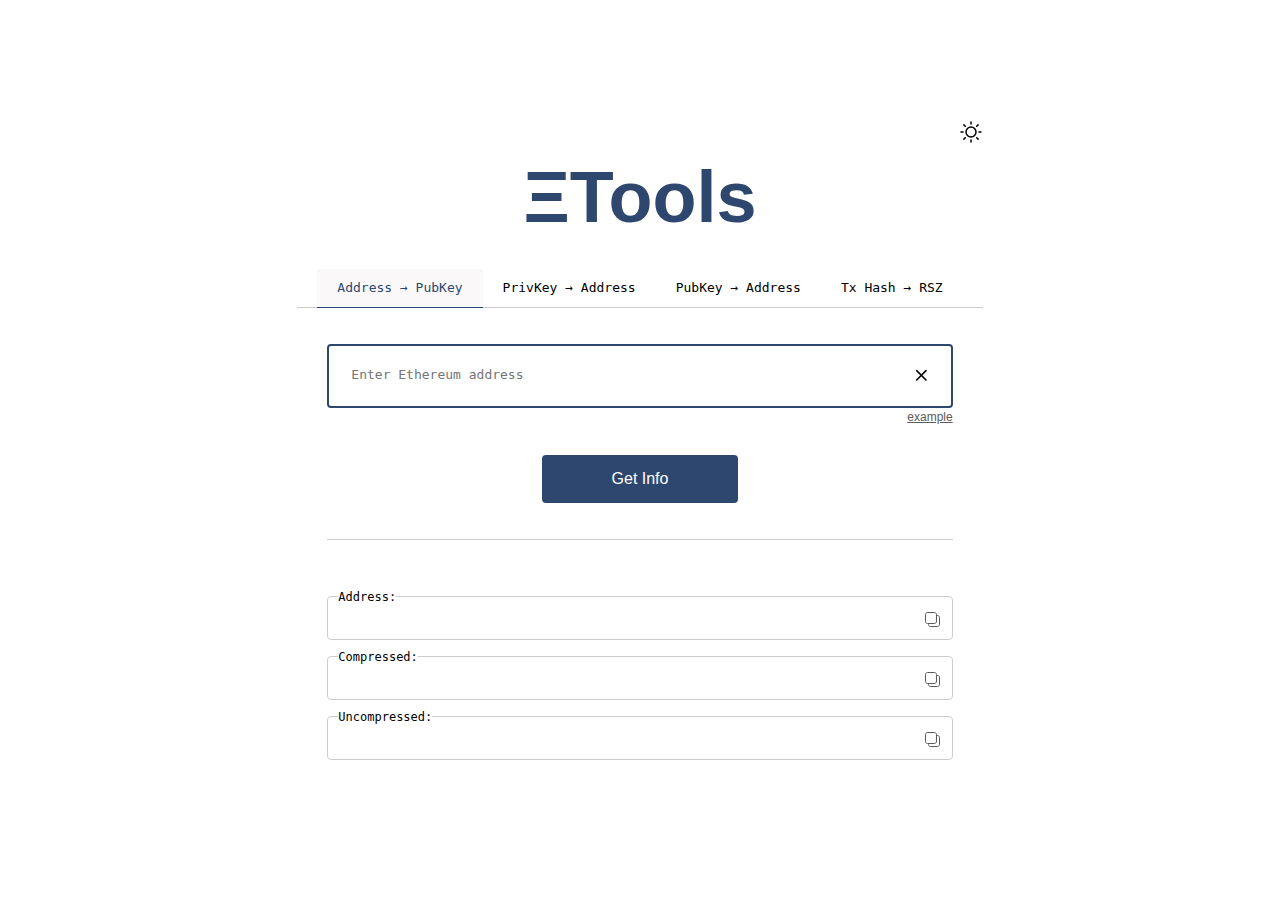
<file: app/index.html>
<!DOCTYPE html>
<html lang="eng">

<head>
  <meta charset="UTF-8">
  <meta name="viewport" content="width=device-width, initial-scale=1.0">
  <meta http-equiv="X-UA-Compatible" content="ie=edge">
  <meta name="theme-color" content="#111111">
  <title>Ethereum Tools</title>
  <!-- <link rel="preload" href="fonts/InterRegular.woff2" as="font" type="font/woff2" crossorigin> -->
  <link rel="stylesheet" href="css/vendor.css">
  <link rel="stylesheet" href="css/main.css">
  <script defer src="js/main.js"></script>
</head>

<body>
  <div>
    <header class="header container">
  <div class="header__content">
    ΞTools
  </div>
  <nav class="header__nav flex">
    <ul class="header__list list-reset flex">
      <li class="header__item">
        <button id="1" class="header__btn btn-reset" data-placeholder="Enter Ethereum address">
          <span>Address</span> → <span></span><span>PubKey</span>
        </button>
      </li>
      <li class="header__item">
        <button id="2" class="header__btn btn-reset" data-placeholder="Enter Private Key">
          <span>PrivKey</span><span> → </span><span>Address</span>
        </button>
      </li>
      <li class="header__item">
        <button id="3" class="header__btn btn-reset" data-placeholder="Enter Public Key">
          <span>PubKey</span><span> → </span><span>Address</span>
        </button>
      </li>
      <li class="header__item">
        <button id="4" class="header__btn btn-reset" data-placeholder="Enter Transaction Hash">
          <span>Tx Hash</span><span> → </span><span>RSZ</span>
        </button>
      </li>
    </ul>
  </nav>
  <button class="header__btn-theme btn-reset">
    <svg width="24" height="24" class="max-h-6 w-6 min-w-6 max-w-6" viewBox="0 0 24 24" fill="none"
      xmlns="http://www.w3.org/2000/svg">
      <path class="theme-icon"
        d="M12 2V4M12 20V22M4 12H2M6.31412 6.31412L4.8999 4.8999M17.6859 6.31412L19.1001 4.8999M6.31412 17.69L4.8999 19.1042M17.6859 17.69L19.1001 19.1042M22 12H20M17 12C17 14.7614 14.7614 17 12 17C9.23858 17 7 14.7614 7 12C7 9.23858 9.23858 7 12 7C14.7614 7 17 9.23858 17 12Z"
        stroke="currentColor" stroke-width="1.5" stroke-linecap="round" stroke-linejoin="round"></path>
    </svg>
  </button>
</header>

    <main class="main">
      <section class="main container flex">
  <div class="main__search">
    <div class="main__search-box flex">
      <input type="text" class="main__inp" placeholder="Enter Ethereum address">
      <button class="main__btn-x btn-reset">
        <svg class="main__svg-x" xmlns="http://www.w3.org/2000/svg" fill="none" viewBox="0 0 24 24" stroke-width="2" stroke="currentColor"
          aria-hidden="true">
          <path stroke-linecap="round" stroke-linejoin="round" d="M6 18L18 6M6 6l12 12" />
        </svg>
      </button>
    </div>
    <div class="main__descr flex">
      <span class="main__error"></span>
      <span class="main__example" tabindex="0">
        example
      </span>
    </div>
    <button class="main__btn btn-reset">
      Get Info
    </button>
  </div>
  <div class="main__content">
    <ul class="main__list list-reset">
      <li class="main__item flex">
        <span class="main__span"></span>
        <input type="text" class="main__inp-content" readonly tabindex="-1">
        <button class="main__inp-btn btn-reset">
          <svg class="main__icon-copy" height="21" viewBox="0 0 21 21" width="21" xmlns="http://www.w3.org/2000/svg">
            <g fill="none" fill-rule="evenodd" stroke="currentColor" stroke-linecap="round" stroke-linejoin="round"
              transform="translate(3 3)">
              <path
                d="m11.5 9.5v-7c0-1.1045695-.8954305-2-2-2h-7c-1.1045695 0-2 .8954305-2 2v7c0 1.1045695.8954305 2 2 2h7c1.1045695 0 2-.8954305 2-2z" />
              <path
                d="m3.5 11.5v1c0 1.1045695.8954305 2 2 2h7c1.1045695 0 2-.8954305 2-2v-7c0-1.1045695-.8954305-2-2-2h-1" />
            </g>
          </svg>
          <svg class="copy-check" height="21" width="21" xmlns="http://www.w3.org/2000/svg" style="display: none;">
            <path d="M3 9l3 3 9-9" stroke="#007bff" stroke-width="2" fill="none" />
          </svg>
        </button>
      </li>
      <li class="main__item flex">
        <span class="main__span"></span>
        <input type="text" class="main__inp-content" readonly tabindex="-1">
        <button class="main__inp-btn btn-reset">
          <svg class="main__icon-copy" height="21" viewBox="0 0 21 21" width="21" xmlns="http://www.w3.org/2000/svg">
            <g fill="none" fill-rule="evenodd" stroke="currentColor" stroke-linecap="round" stroke-linejoin="round"
              transform="translate(3 3)">
              <path
                d="m11.5 9.5v-7c0-1.1045695-.8954305-2-2-2h-7c-1.1045695 0-2 .8954305-2 2v7c0 1.1045695.8954305 2 2 2h7c1.1045695 0 2-.8954305 2-2z" />
              <path
                d="m3.5 11.5v1c0 1.1045695.8954305 2 2 2h7c1.1045695 0 2-.8954305 2-2v-7c0-1.1045695-.8954305-2-2-2h-1" />
            </g>
          </svg>
          <svg class="copy-check" height="21" width="21" xmlns="http://www.w3.org/2000/svg" style="display: none;">
            <path d="M3 9l3 3 9-9" stroke="#007bff" stroke-width="2" fill="none" />
          </svg>
        </button>
      </li>
      <li class="main__item flex">
        <span class="main__span"></span>
        <input type="text" class="main__inp-content" readonly tabindex="-1">
        <button class="main__inp-btn btn-reset">
          <svg class="main__icon-copy" height="21" viewBox="0 0 21 21" width="21" xmlns="http://www.w3.org/2000/svg">
            <g fill="none" fill-rule="evenodd" stroke="currentColor" stroke-linecap="round" stroke-linejoin="round"
              transform="translate(3 3)">
              <path
                d="m11.5 9.5v-7c0-1.1045695-.8954305-2-2-2h-7c-1.1045695 0-2 .8954305-2 2v7c0 1.1045695.8954305 2 2 2h7c1.1045695 0 2-.8954305 2-2z" />
              <path
                d="m3.5 11.5v1c0 1.1045695.8954305 2 2 2h7c1.1045695 0 2-.8954305 2-2v-7c0-1.1045695-.8954305-2-2-2h-1" />
            </g>
          </svg>
          <svg class="copy-check" height="21" width="21" xmlns="http://www.w3.org/2000/svg" style="display: none;">
            <path d="M3 9l3 3 9-9" stroke="#007bff" stroke-width="2" fill="none" />
          </svg>
        </button>
      </li>
    </ul>
  </div>
</section>

    </main>

  </div>
</body>

</html>
</file>
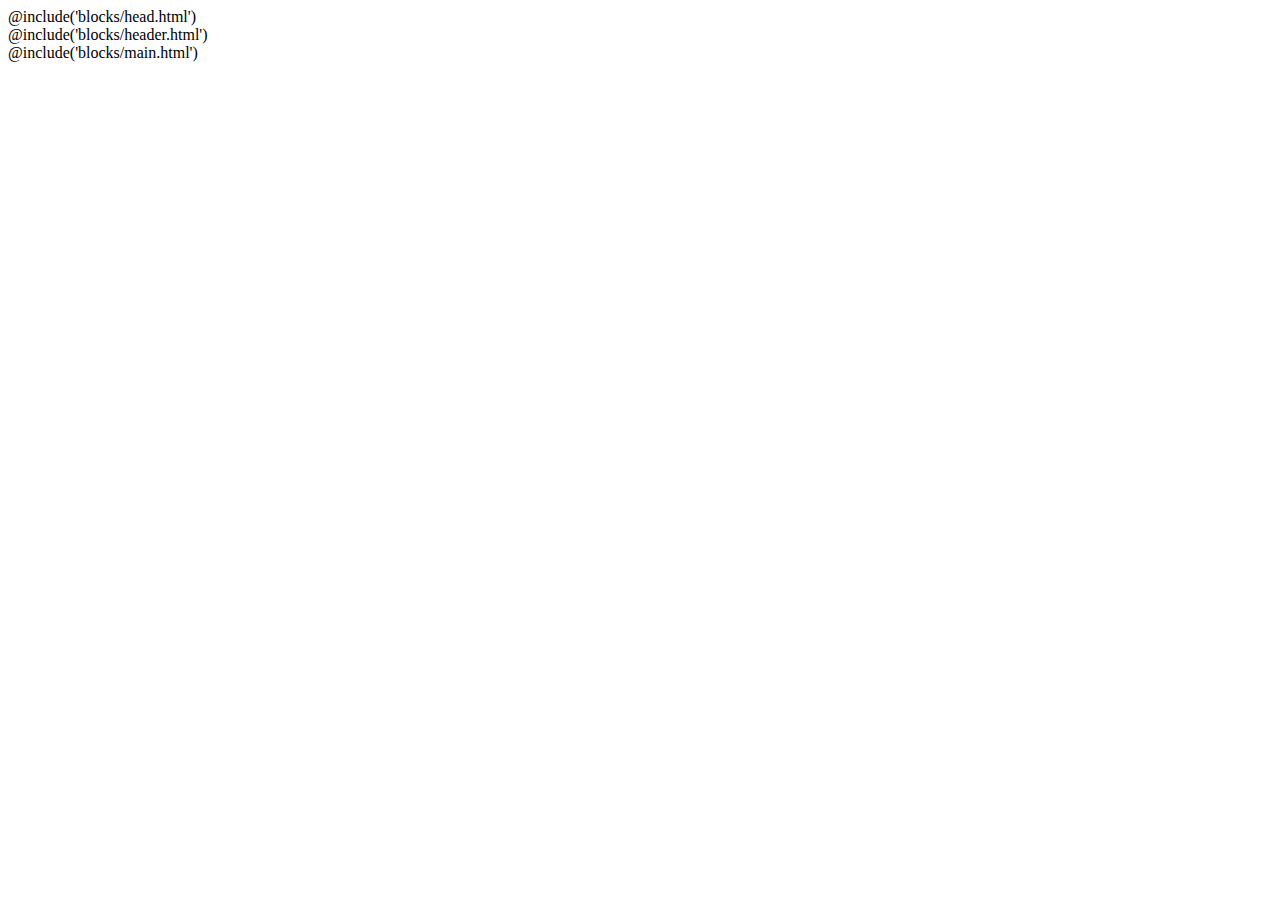
<file: src/index.html>
<!DOCTYPE html>
<html lang="eng">

@include('blocks/head.html')

<body>
  <div>
    @include('blocks/header.html')
    <main class="main">
      @include('blocks/main.html')
    </main>
    <!-- @include('blocks/footer.html') -->
  </div>
</body>

</html>
</file>
<file: app/css/main.css>
@charset "UTF-8";
:root {
  --font-family: "Arial", sans-serif;
  --content-width: 1290px;
  --container-offset: 30px;
  --container-width: calc(var(--content-width) + (var(--container-offset) * 2));
  --bg-color: #fff;
  --text-color: #000;
  --primary-color: #2e476f;
  --border-color: #ccc;
  --primary-light-color: #faf8f8;
  --error-color: #f20606;
  --example-color: #5c5b5b;
}

*,
*::before,
*::after {
  -webkit-box-sizing: border-box;
  box-sizing: border-box;
}

body {
  display: -webkit-box;
  display: -ms-flexbox;
  display: flex;
  -webkit-box-align: center;
  -ms-flex-align: center;
  align-items: center;
  -webkit-box-pack: center;
  -ms-flex-pack: center;
  justify-content: center;
  height: 100vh;
  font-family: var(--font-family, sans-serif);
  background-color: var(--bg-color);
}
@media (width <= 480px) {
  body {
    height: 100%;
  }
}

img {
  height: auto;
  max-width: 100%;
  -o-object-fit: cover;
  object-fit: cover;
}

html {
  scroll-behavior: smooth;
}

.is-hidden {
  display: none !important; /* stylelint-disable-line declaration-no-important */
}

.btn-reset {
  border: none;
  padding: 0;
  background-color: transparent;
  cursor: pointer;
}

.list-reset {
  list-style: none;
  margin: 0;
  padding: 0;
}

.link-reset {
  font-size: 18px;
  text-decoration: none;
  color: var(--text-color);
}

.flex {
  display: -webkit-box;
  display: -ms-flexbox;
  display: flex;
}

.grid {
  display: -ms-grid;
  display: grid;
  -ms-grid-columns: (1fr)[12];
  grid-template-columns: repeat(12, 1fr);
}

.hidden {
  display: none;
}

.hidden-img {
  display: none;
}

.container {
  margin: 0 auto;
  padding: 0 var(--container-offset);
  max-width: var(--container-width);
}
@media (width <= 1152px) {
  .container {
    padding: 0 24px;
  }
}
@media (width <= 788px) {
  .container {
    padding: 0 16px;
  }
}

.dark-theme {
  --bg-color: #1f1f1f;
  --text-color: #fff;
  --example-color: #ccc;
  --primary-color: #fff;
}

.header {
  position: relative;
  padding: 36px 0;
}
@media (width <= 390px) {
  .header {
    padding: 20px 0;
  }
}
.header__content {
  display: -webkit-box;
  display: -ms-flexbox;
  display: flex;
  -webkit-box-pack: center;
  -ms-flex-pack: center;
  justify-content: center;
  margin-bottom: 30px;
  font-weight: 600;
  font-size: 72px;
  color: var(--primary-color);
}
@media (width <= 390px) {
  .header__content {
    margin-bottom: 20px;
  }
}
.header__nav {
  -webkit-box-pack: center;
  -ms-flex-pack: center;
  justify-content: center;
}
.header__list {
  position: relative;
  -webkit-box-pack: justify;
  -ms-flex-pack: justify;
  justify-content: space-between;
  padding: 0 20px;
  width: 100%;
  max-width: 720px;
}
.header__list::after {
  content: "";
  position: absolute;
  left: 0;
  bottom: 0;
  z-index: -1;
  border-bottom: 1px solid var(--border-color);
  width: 100%;
}
@media (width <= 390px) {
  .header__list {
    padding: 0 10px;
  }
}
.header__item {
  display: -webkit-box;
  display: -ms-flexbox;
  display: flex;
  -webkit-box-align: stretch;
  -ms-flex-align: stretch;
  align-items: stretch;
}
.header__btn {
  outline: none;
  border-bottom: 1px solid transparent;
  padding: 12px 20px 11px;
  font-family: monospace;
  font-size: 13px;
  color: var(--text-color);
  -webkit-transition: all 0.2s ease-in-out;
  transition: all 0.2s ease-in-out;
}
@media (any-hover: hover) {
  .header__btn:hover {
    border-color: var(--primary-color);
    color: var(--primary-color);
    background-color: var(--primary-light-color);
  }
  .dark-theme .header__btn:hover {
    border-color: var(--border-color);
    color: var(--text-color);
    background-color: rgba(64, 64, 64, 0.2);
  }
  .header__btn:focus {
    border-color: var(--primary-color);
    color: var(--primary-color);
    background-color: var(--primary-light-color);
  }
  .dark-theme .header__btn:focus {
    border-color: var(--border-color);
    color: var(--text-color);
    background-color: rgba(64, 64, 64, 0.2);
  }
}
.header__btn.active {
  border-color: var(--primary-color);
  color: var(--primary-color);
  background-color: var(--primary-light-color);
}
.dark-theme .header__btn.active {
  border-color: var(--border-color);
  color: var(--text-color);
  background-color: rgba(64, 64, 64, 0.2);
}
@media (width <= 685px) {
  .header__btn {
    display: -webkit-box;
    display: -ms-flexbox;
    display: flex;
    -webkit-box-orient: vertical;
    -webkit-box-direction: normal;
    -ms-flex-direction: column;
    flex-direction: column;
    -webkit-box-align: center;
    -ms-flex-align: center;
    align-items: center;
    padding: 10px 15px 11px;
    text-align: center;
  }
}
.header__btn-theme {
  position: absolute;
  right: 0;
  top: 0;
  outline: none;
}
@media (any-hover: hover) {
  .header__btn-theme:hover .theme-icon {
    stroke: #516c9b;
  }
  .dark-theme .header__btn-theme:hover .theme-icon {
    stroke: var(--text-color);
  }
}
.header__btn-theme:focus .theme-icon {
  stroke: #516c9b;
}
.dark-theme .header__btn-theme:focus .theme-icon {
  stroke: var(--text-color);
}
.header__btn-theme:active .theme-icon {
  stroke: var(--text-color);
}
.dark-theme .header__btn-theme:active .theme-icon {
  stroke: var(--example-color);
}

.theme-icon {
  stroke: var(--text-color);
  -webkit-transition: stroke 0.3s ease;
  transition: stroke 0.3s ease;
}

.dark-theme .theme-icon {
  stroke: var(--example-color);
}

.main {
  -webkit-box-orient: vertical;
  -webkit-box-direction: normal;
  -ms-flex-direction: column;
  flex-direction: column;
  -webkit-box-align: center;
  -ms-flex-align: center;
  align-items: center;
  -webkit-box-pack: center;
  -ms-flex-pack: center;
  justify-content: center;
}
.main__search {
  display: -webkit-box;
  display: -ms-flexbox;
  display: flex;
  -webkit-box-orient: vertical;
  -webkit-box-direction: normal;
  -ms-flex-direction: column;
  flex-direction: column;
  -webkit-box-align: center;
  -ms-flex-align: center;
  align-items: center;
  -webkit-box-pack: center;
  -ms-flex-pack: center;
  justify-content: center;
  border-bottom: 1px solid var(--border-color);
  width: 100%;
  max-width: 680px;
}
.main__search-box {
  position: relative;
  -webkit-box-align: center;
  -ms-flex-align: center;
  align-items: center;
  margin-bottom: 3px;
  border: 2px solid var(--primary-color);
  border-radius: 4px;
  padding: 20px;
  width: 100%;
  min-height: 64px;
  max-width: 680px;
  -webkit-transition: all 0.1s ease-in-out;
  transition: all 0.1s ease-in-out;
}
.main__search-box.error {
  border: 2px solid var(--error-color);
}
@media (width <= 390px) {
  .main__search-box {
    padding: 10px;
  }
}
.dark-theme .main__search-box {
  border-color: rgba(64, 64, 64, 0.5);
  background-color: rgba(64, 64, 64, 0.5);
}
.main__inp {
  overflow: hidden;
  margin-right: 20px;
  outline: none;
  border: none;
  width: 100%;
  max-width: 680px;
  font-family: monospace;
  white-space: nowrap;
  text-overflow: ellipsis;
  color: var(--text-color);
  background-color: transparent;
}
.main__inp.error {
  color: var(--error-color);
}
@media (width <= 390px) {
  .main__inp {
    overflow: hidden;
  }
}
.main__btn-x {
  outline: none;
  width: 20px;
  height: 20px;
  -webkit-transition: all 0.3 ease;
  transition: all 0.3 ease;
}
@media (any-hover: hover) {
  .main__btn-x:hover svg {
    stroke: var(--primary-color);
  }
  .dark-theme .main__btn-x:hover svg {
    stroke: var(--primary-color);
  }
}
.main__btn-x:focus svg {
  stroke: var(--primary-color);
}
.dark-theme .main__btn-x:focus svg {
  stroke: var(--primary-color);
}
.main__btn-x:active svg {
  stroke: var(--bg-color);
}
.dark-theme .main__btn-x:active svg {
  stroke: var(--border-color);
}
.dark-theme .main__btn-x svg {
  stroke: var(--border-color);
}
.main__svg-allert {
  display: none;
  width: 17px;
  height: 18px;
  fill: var(--error-color);
}
.main__btn-error {
  position: absolute;
  right: -30px;
  top: 22px;
  display: none;
}
.main__btn {
  margin-bottom: 36px;
  outline: none;
  border-radius: 4px;
  padding: 15px 70px;
  color: var(--bg-color);
  background-color: var(--primary-color);
  -webkit-transition: all 0.2s ease-in-out;
  transition: all 0.2s ease-in-out;
}
@media (any-hover: hover) {
  .main__btn:hover {
    background-color: #516c9b;
  }
  .dark-theme .main__btn:hover {
    background-color: rgba(217, 217, 217, 0.5);
  }
}
.main__btn:focus {
  background-color: #516c9b;
}
.dark-theme .main__btn:focus {
  background-color: rgba(217, 217, 217, 0.5);
}
.main__btn:active {
  background-color: var(--primary-color);
}
.dark-theme .main__btn:active {
  background-color: var(--text-color);
}
.main__content {
  -webkit-box-orient: vertical;
  -webkit-box-direction: normal;
  -ms-flex-direction: column;
  flex-direction: column;
  width: 100%;
  max-width: 680px;
}
.main__span {
  position: absolute;
  left: 10px;
  top: -6px;
  font-family: monospace;
  font-size: 12px;
  color: var(--text-color);
  background-color: var(--bg-color);
}
.dark-theme .main__span {
  background-color: transparent;
}
.main__inp-content {
  overflow: hidden;
  margin-right: 20px;
  outline: none;
  border: none;
  width: 100%;
  font-family: monospace;
  white-space: nowrap;
  text-overflow: ellipsis;
  color: #007bff;
  background: none;
}
@media (width <= 390px) {
  .main__inp-content {
    margin-right: 10px;
  }
}
.dark-theme .main__inp-content {
  color: var(--text-color);
}
.main__list {
  margin-top: 36px;
  border-radius: 4px;
  padding: 20px 0;
  width: 100%;
}
.main__item {
  position: relative;
  -webkit-box-align: center;
  -ms-flex-align: center;
  align-items: center;
  border: 1px solid var(--border-color);
  border-radius: 4px;
  padding: 10px;
  padding-top: 12px;
}
.main__item:not(:last-child) {
  margin-bottom: 16px;
}
.dark-theme .main__item {
  border-color: rgba(64, 64, 64, 0.5);
  background-color: rgba(64, 64, 64, 0.5);
}
.main__inp-btn {
  outline: none;
  width: 20px;
  height: 20px;
}
.main__inp-btn:hover .main__icon-copy {
  color: var(--primary-color);
}
.main__inp-btn:active .main__icon-copy {
  color: var(--bg-color);
}
.main__inp-btn:focus-visible .main__icon-copy {
  color: var(--primary-color);
}
.main .main__icon-copy {
  color: var(--example-color);
  -webkit-transition: all 0.3s ease;
  transition: all 0.3s ease;
}
.main .main__icon-copy:hover {
  color: var(--text-color);
}
.main .main__icon-copy:focus {
  color: var(--text-color);
}
.main .main__icon-copy:active {
  color: var(--example-color);
}
.main__descr {
  -webkit-box-pack: justify;
  -ms-flex-pack: justify;
  justify-content: space-between;
  margin-bottom: 30px;
  width: 100%;
}
.main__error {
  display: none;
  font-size: 12px;
  color: var(--error-color);
}
.main__example {
  margin-left: auto;
  outline: none;
  font-size: 12px;
  text-decoration: underline;
  color: var(--example-color);
  -webkit-transition: all 0.3s ease;
  transition: all 0.3s ease;
  cursor: pointer;
}
.main__example:hover {
  color: var(--primary-color);
}
.dark-theme .main__example:hover {
  color: var(--text-color);
}
.main__example:focus {
  outline: none;
  color: var(--primary-color);
}
.dark-theme .main__example:focus {
  color: var(--text-color);
}
.main__example:active {
  color: rgb(92, 91, 91);
}
.dark-theme .main__example:active {
  color: var(--example-color);
}
.main__icon-copy {
  position: relative;
  -webkit-transition: all 0.3s ease;
  transition: all 0.3s ease;
}
.main__icon-ok {
  position: absolute;
  right: 12px;
  top: 13px;
  display: none;
  width: 18px;
  height: 18px;
  -webkit-transition: all 0.3s ease;
  transition: all 0.3s ease;
}

.loader {
  -webkit-animation: spin 1s linear infinite;
  animation: spin 1s linear infinite;
}

@-webkit-keyframes spin {
  0% {
    -webkit-transform: rotate(0deg);
    transform: rotate(0deg);
  }
  100% {
    -webkit-transform: rotate(360deg);
    transform: rotate(360deg);
  }
}

@keyframes spin {
  0% {
    -webkit-transform: rotate(0deg);
    transform: rotate(0deg);
  }
  100% {
    -webkit-transform: rotate(360deg);
    transform: rotate(360deg);
  }
}
.main__btn-error.show {
  display: block;
}

/* Когда поле в фокусе и ошибка */
.main__search-box.error .main__inp:focus {
  border-color: var(--error-color);
}

/* Когда поле просто в фокусе, без ошибки */
.main__search-box .main__inp:focus {
  border-color: var(--primary-color);
}

.dark-theme .loader {
  color: var(--example-color);
}/*# sourceMappingURL=main.css.map */
</file>
